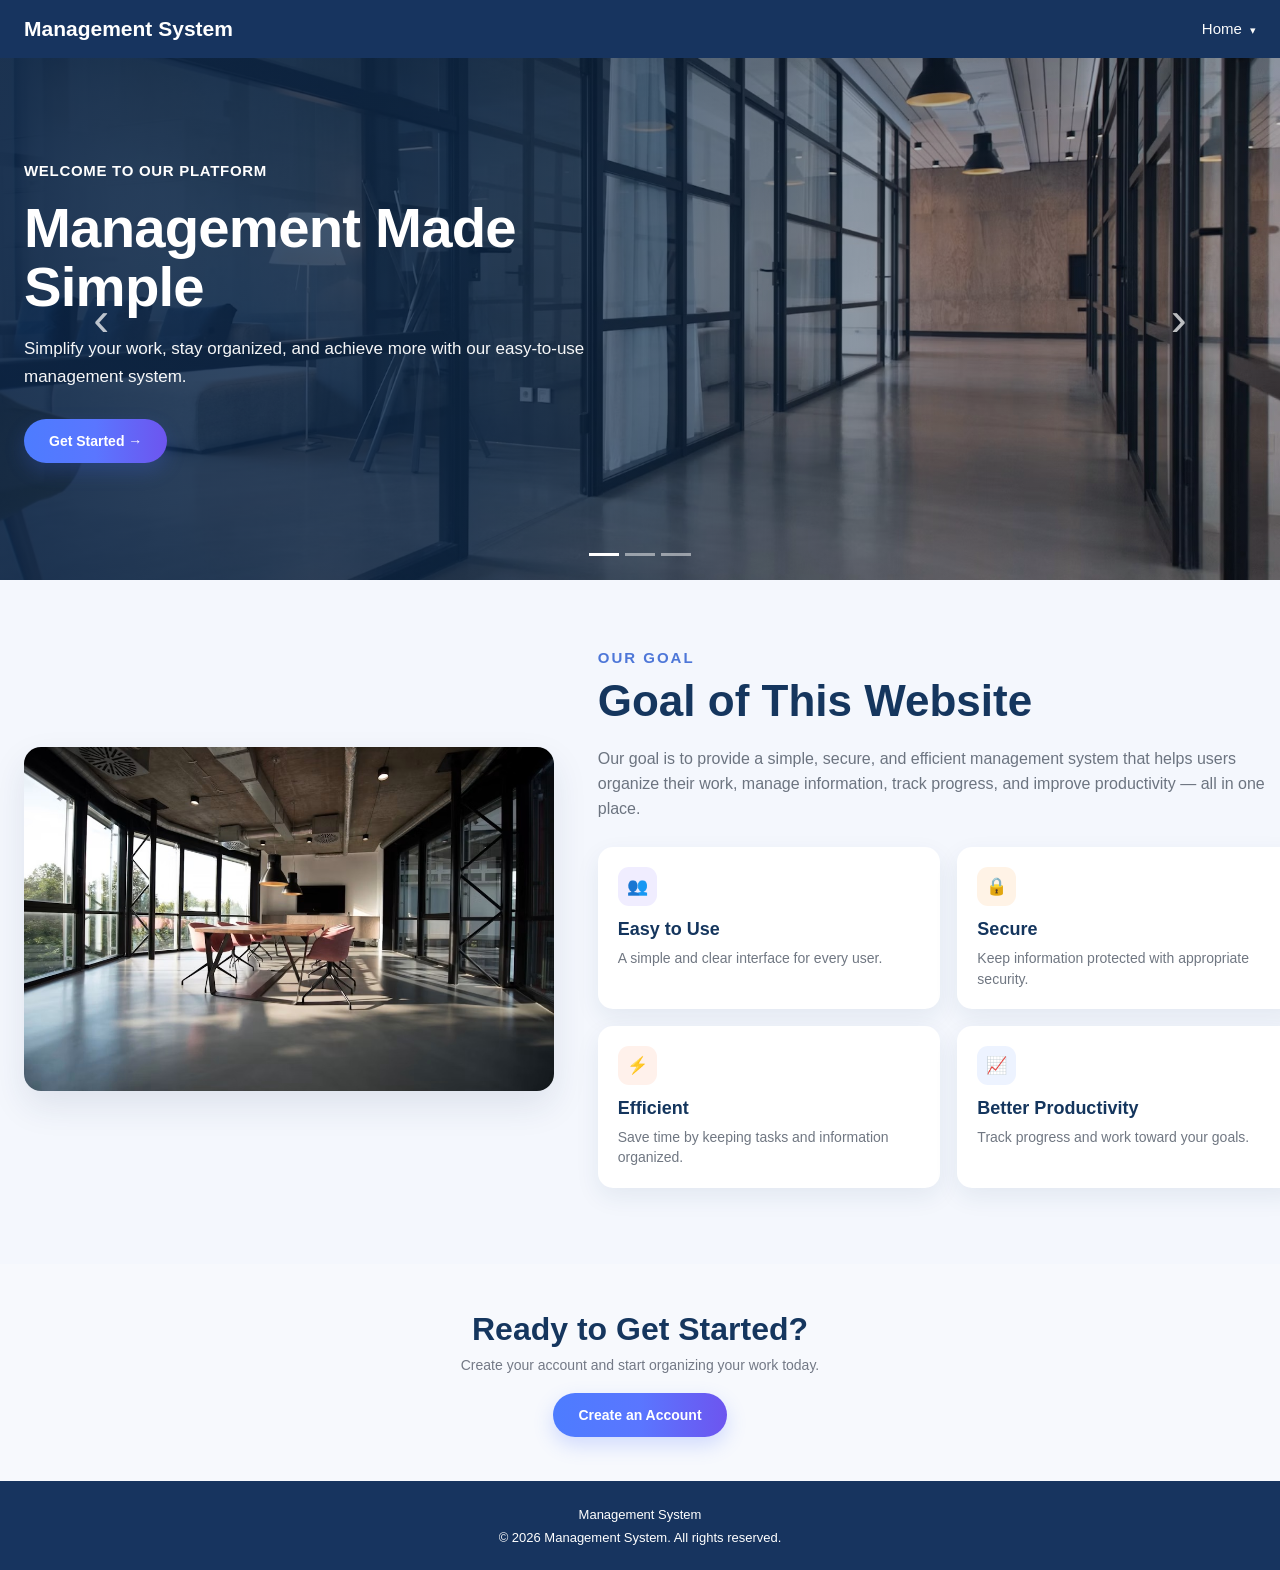
<file: index.html>
<!DOCTYPE html>
<html lang="en">
<head>
  <meta charset="UTF-8">
  <meta name="viewport" content="width=device-width, initial-scale=1.0">
  <title>Management System</title>
  <link rel="stylesheet" href="assets/css/style.css">
</head>
<body>
  <header class="site-header">
    <div class="container nav-wrap">
      <a class="brand" href="index.html">Management System</a>
      <div class="dropdown">
        <button class="nav-link nav-button dropdown-toggle" type="button">Home <span class="caret">▾</span></button>
        <div class="dropdown-menu">
          <a href="login.html">Login</a>
          <a href="login.html#signup">Sign Up</a>
          <a href="login.html#help">Help</a>
        </div>
      </div>
    </div>
  </header>

  <section class="hero" id="hero">
    <div class="hero-slide active" data-eyebrow="WELCOME TO OUR PLATFORM" data-title="Management Made|Simple" data-description="Simplify your work, stay organized, and achieve more with our easy-to-use management system." data-button="Get Started →" style="background-image:url('assets/images/office-hallway.jpg')"></div>
    <div class="hero-slide" data-eyebrow="WORK TOGETHER" data-title="Better Team|Collaboration" data-description="Keep your team connected, organize responsibilities, and manage tasks in one convenient place." data-button="Join Us →" style="background-image:url('assets/images/team-collaboration.jpg')"></div>
    <div class="hero-slide" data-eyebrow="WORK SMARTER" data-title="Achieve Your Goals" data-description="Track progress, manage information, and improve productivity with a clear and organized workflow." data-button="Login Now →" style="background-image:url('assets/images/team-planning.jpg')"></div>

    <div class="container hero-inner">
      <div class="hero-content">
        <p class="hero-eyebrow" id="heroEyebrow">WELCOME TO OUR PLATFORM</p>
        <h1 id="heroTitle">Management Made<br>Simple</h1>
        <p class="hero-description" id="heroDescription">Simplify your work, stay organized, and achieve more with our easy-to-use management system.</p>
        <a class="btn-primary hero-action" id="heroButton" href="login.html">Get Started →</a>
      </div>
    </div>

    <button class="hero-arrow prev" type="button" aria-label="Previous slide">‹</button>
    <button class="hero-arrow next" type="button" aria-label="Next slide">›</button>
    <div class="hero-dots" aria-label="Slide navigation">
      <button class="hero-dot active" type="button" aria-label="Slide 1"></button>
      <button class="hero-dot" type="button" aria-label="Slide 2"></button>
      <button class="hero-dot" type="button" aria-label="Slide 3"></button>
    </div>
  </section>

  <section class="goal-section">
    <div class="container goal-grid">
      <div class="goal-image-wrap">
        <img class="goal-image" src="assets/images/office-room.jpg" alt="Office meeting room">
      </div>

      <div class="goal-content">
        <p class="section-eyebrow">OUR GOAL</p>
        <h2>Goal of This Website</h2>
        <p class="goal-text">Our goal is to provide a simple, secure, and efficient management system that helps users organize their work, manage information, track progress, and improve productivity — all in one place.</p>

        <div class="feature-grid">
          <article class="feature-card">
            <div class="feature-icon purple">👥</div>
            <h3>Easy to Use</h3>
            <p>A simple and clear interface for every user.</p>
          </article>

          <article class="feature-card">
            <div class="feature-icon amber">🔒</div>
            <h3>Secure</h3>
            <p>Keep information protected with appropriate security.</p>
          </article>

          <article class="feature-card">
            <div class="feature-icon orange">⚡</div>
            <h3>Efficient</h3>
            <p>Save time by keeping tasks and information organized.</p>
          </article>

          <article class="feature-card">
            <div class="feature-icon blue">📈</div>
            <h3>Better Productivity</h3>
            <p>Track progress and work toward your goals.</p>
          </article>
        </div>
      </div>
    </div>
  </section>

  <section class="cta-section">
    <h2>Ready to Get Started?</h2>
    <p>Create your account and start organizing your work today.</p>
    <a class="btn-primary cta-button" href="login.html#signup">Create an Account</a>
  </section>

  <footer class="site-footer">
    <p>Management System</p>
    <p>© 2026 Management System. All rights reserved.</p>
  </footer>

  <script src="assets/js/main.js"></script>
</body>
</html>
</file>
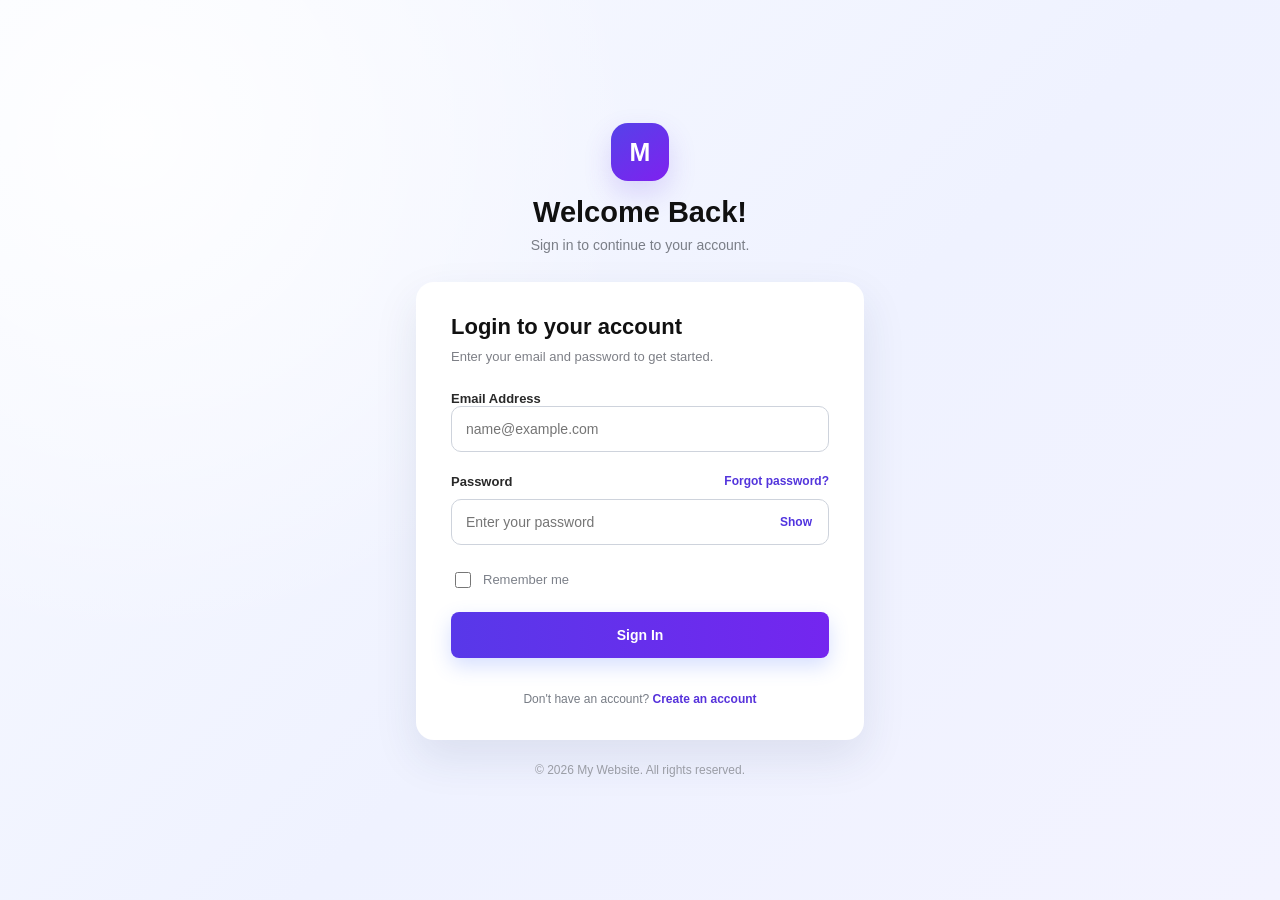
<file: home.html>
<!DOCTYPE html>
<html lang="en">
<head>
  <meta charset="UTF-8">
  <meta name="viewport" content="width=device-width, initial-scale=1.0">
  <title>Courses - Management System</title>
  <link rel="stylesheet" href="assets/css/style.css">
</head>
<body data-page="home">
  <header class="site-header">
    <div class="container nav-wrap">
      <a class="brand" href="home.html">Management System</a>
      <div class="dropdown">
        <button class="nav-link nav-button dropdown-toggle" type="button">Home <span class="caret">▾</span></button>
        <div class="dropdown-menu">
          <a href="home.html">Courses</a>
          <a href="login.html#help">Help</a>
          <a href="#" id="logoutLink">Logout</a>
        </div>
      </div>
    </div>
  </header>

  <main class="home-main">
    <div class="container home-container">
      <section class="welcome-banner">
        <h1>Welcome to My Website</h1>
        <p>Learn web development with our courses.</p>
      </section>

      <h2 class="course-title">Our Courses</h2>

      <section class="course-grid">
        <article class="course-card html-card">
          <h3>HTML</h3>
          <p>Learn how to create the structure of web pages using headings, paragraphs, images, and links.</p>
          <button class="course-btn" type="button" data-course="HTML">Learn More</button>
        </article>

        <article class="course-card css-card">
          <h3>CSS</h3>
          <p>Learn how to style web pages with colors, fonts, spacing, and attractive layouts.</p>
          <button class="course-btn" type="button" data-course="CSS">Learn More</button>
        </article>

        <article class="course-card bootstrap-card">
          <h3>Bootstrap</h3>
          <p>Build responsive websites quickly using Bootstrap's grid system and components.</p>
          <button class="course-btn" type="button" data-course="Bootstrap">Learn More</button>
        </article>

        <article class="course-card javascript-card">
          <h3>JavaScript</h3>
          <p>Make web pages interactive with button clicks, form validation, and dynamic content.</p>
          <button class="course-btn" type="button" data-course="JavaScript">Learn More</button>
        </article>
      </section>
    </div>
  </main>

  <footer class="home-footer">Copyright 2026 Management System</footer>

  <div class="modal-backdrop" id="courseModalBackdrop" aria-hidden="true">
    <section class="course-modal" role="dialog" aria-modal="true" aria-labelledby="modalCourseTitle">
      <header class="modal-header">
        <h3>Course Details</h3>
        <button class="modal-close-x" id="modalCloseX" type="button" aria-label="Close">×</button>
      </header>
      <div class="modal-body">
        <h4 id="modalCourseTitle">HTML</h4>
        <p id="modalCourseDescription"></p>
      </div>
      <footer class="modal-footer">
        <button class="btn-secondary" id="modalCloseButton" type="button">Close</button>
      </footer>
    </section>
  </div>

  <script src="assets/js/main.js"></script>
</body>
</html>
</file>
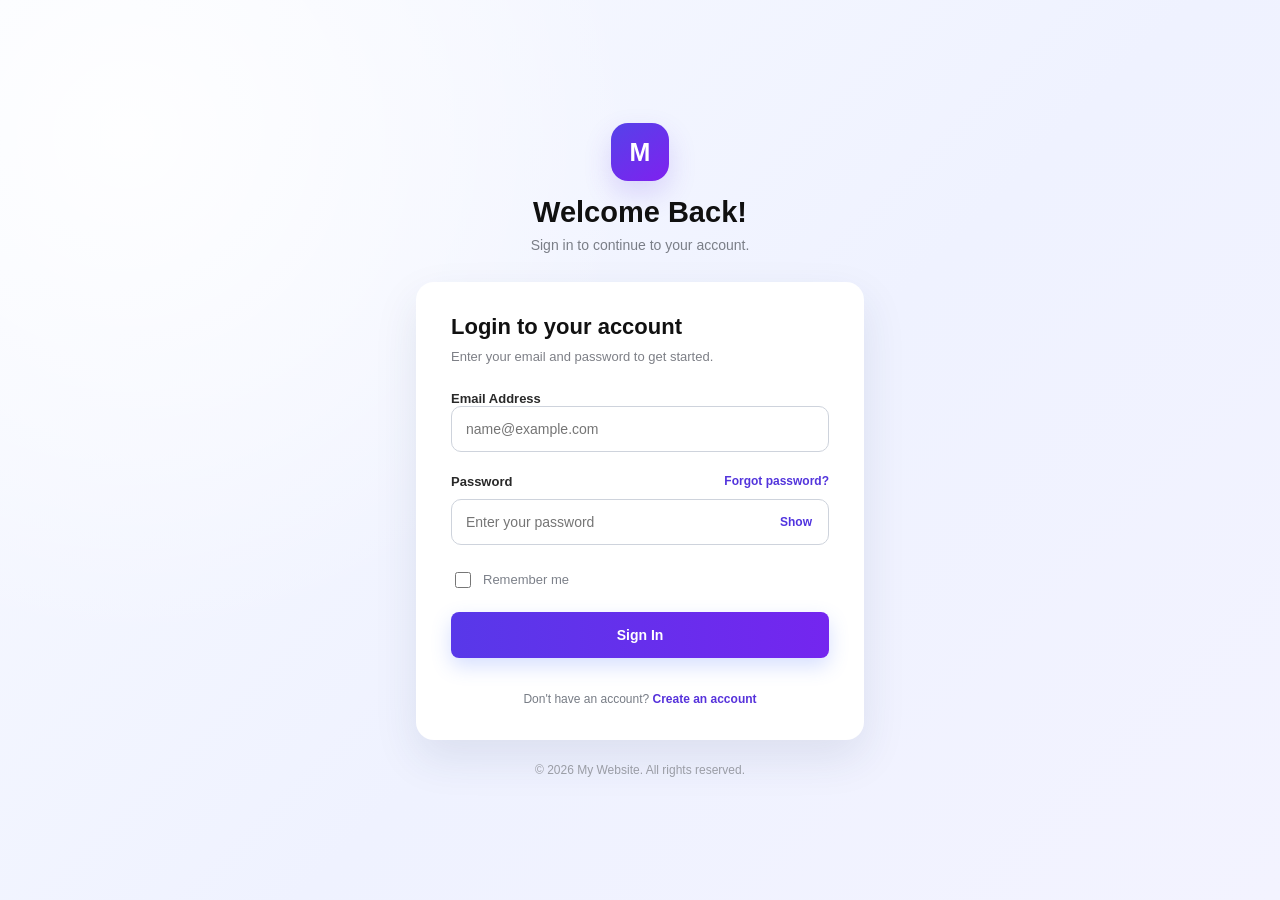
<file: login.html>
<!DOCTYPE html>
<html lang="en">
<head>
    <meta charset="UTF-8">
    <meta name="viewport" content="width=device-width, initial-scale=1.0">
    <title>Login - Management System</title>
    <link rel="stylesheet" href="assets/css/style.css">
</head>
<body>

<main class="login-page">
    <div class="login-shell">

        <a href="index.html" class="logo-square">M</a>

        <h1>Welcome Back!</h1>
        <p class="login-subtitle">Sign in to continue to your account.</p>

        <section class="login-card">
            <h2>Login to your account</h2>
            <p class="hint">Enter your email and password to get started.</p>

            <form id="loginForm">
                <div class="form-group">
                    <label for="email">Email Address</label>
                    <input class="form-control" id="email" type="email" placeholder="name@example.com" required>
                </div>

                <div class="form-group">
                    <div class="label-row">
                        <label for="password">Password</label>
                        <a href="#" class="small-link">Forgot password?</a>
                    </div>

                    <div class="password-wrap">
                        <input class="form-control" id="password" type="password" placeholder="Enter your password" required>
                        <button type="button" class="password-toggle" id="togglePassword">Show</button>
                    </div>
                </div>

                <label class="remember-row">
                    <input type="checkbox" id="rememberMe">
                    <span>Remember me</span>
                </label>

                <button class="btn-primary login-btn" type="submit">Sign In</button>
                <p class="error-message" id="errorMessage"></p>

                <p class="account-row">
                    Don't have an account?
                    <a href="#" id="createAccount">Create an account</a>
                </p>
            </form>
        </section>

        <p class="login-footer">© 2026 My Website. All rights reserved.</p>
    </div>
</main>

<div class="modal-backdrop" id="signupModalBackdrop">
    <section class="course-modal auth-modal">

        <header class="modal-header">
            <h3>Create an Account</h3>
            <button class="modal-close-x" id="signupCloseX" type="button">×</button>
        </header>

        <form id="signupForm">
            <div class="modal-body auth-modal-body">

                <div class="form-group">
                    <label for="signupName">Full Name</label>
                    <input class="form-control" id="signupName" type="text" placeholder="Your name">
                </div>

                <div class="form-group">
                    <label for="signupEmail">Email Address</label>
                    <input class="form-control" id="signupEmail" type="email" placeholder="name@example.com">
                </div>

                <div class="form-group">
                    <label for="signupPassword">Password</label>
                    <input class="form-control" id="signupPassword" type="password" placeholder="At least 6 characters">
                </div>

                <div class="form-group">
                    <label for="signupConfirmPassword">Confirm Password</label>
                    <input class="form-control" id="signupConfirmPassword" type="password" placeholder="Enter password again">
                </div>

                <p class="form-message" id="signupMessage"></p>
            </div>

            <footer class="modal-footer auth-modal-footer">
                <button class="btn-secondary" id="signupCancelButton" type="button">Cancel</button>
                <button class="btn-primary auth-submit" type="submit">Create Account</button>
            </footer>
        </form>

    </section>
</div>

<script src="assets/js/login.js"></script>
</body>
</html>
</file>
<file: assets/css/style.css>
:root {
  --navy: #17345f;
  --navy-deep: #0d2341;
  --blue: #4d7cff;
  --purple: #7d27ef;
  --page-bg: #f4f7fd;
  --text: #102f55;
  --muted: #707782;
  --white: #ffffff;
  --shadow: 0 15px 35px rgba(25, 52, 90, 0.10);
}

* {
  box-sizing: border-box;
}

html {
  scroll-behavior: smooth;
}

body {
  margin: 0;
  min-width: 320px;
  font-family: Arial, Helvetica, sans-serif;
  color: var(--text);
  background: var(--page-bg);
}

a {
  color: inherit;
  text-decoration: none;
}

button,
input {
  font: inherit;
}

button {
  -webkit-tap-highlight-color: transparent;
}

.container {
  width: min(1240px, calc(100% - 48px));
  margin: 0 auto;
}

/* =========================
   HEADER
   ========================= */
.site-header {
  height: 58px;
  display: flex;
  align-items: center;
  color: #fff;
  background: #17345f;
  position: relative;
  z-index: 50;
}

.nav-wrap {
  display: flex;
  align-items: center;
  justify-content: space-between;
}

.brand {
  font-size: 21px;
  font-weight: 800;
}

.nav-link {
  color: #fff;
  font-size: 15px;
  font-weight: 500;
  opacity: .98;
}

.nav-button {
  border: 0;
  padding: 0;
  background: transparent;
  cursor: pointer;
}

.caret {
  margin-left: 4px;
  font-size: 11px;
}

.hero {
  min-height: 522px;
  position: relative;
  overflow: hidden;
  background: #152c4e;
}

.hero-slide {
  position: absolute;
  inset: 0;
  opacity: 0;
  background-position: center center;
  background-size: cover;
  transition: opacity .65s ease;
}

.hero-slide.active {
  opacity: 1;
}

.hero-slide::after {
  content: "";
  position: absolute;
  inset: 0;
  background: linear-gradient(90deg,
    rgba(10, 35, 67, .90) 0%,
    rgba(13, 42, 75, .75) 37%,
    rgba(16, 46, 80, .36) 67%,
    rgba(12, 34, 60, .17) 100%);
}

.hero-inner {
  min-height: 522px;
  position: relative;
  z-index: 3;
  display: flex;
  align-items: center;
}

.hero-content {
  width: 650px;
  color: #fff;
  padding-bottom: 12px;
}

.hero-eyebrow,
.section-eyebrow {
  margin: 0;
  font-size: 15px;
  line-height: 1;
  font-weight: 800;
  letter-spacing: .7px;
}

.hero-eyebrow {
  color: #fff;
}

.hero h1 {
  margin: 20px 0 18px;
  color: #fff;
  font-size: clamp(48px, 4.4vw, 68px);
  line-height: 1.06;
  letter-spacing: -.8px;
}

.hero-description {
  max-width: 655px;
  margin: 0 0 28px;
  color: rgba(255,255,255,.96);
  font-size: 17px;
  line-height: 1.65;
}

.btn-primary {
  display: inline-flex;
  align-items: center;
  justify-content: center;
  min-height: 44px;
  border: 0;
  border-radius: 999px;
  padding: 0 25px;
  color: #fff;
  background: linear-gradient(90deg, #4d7cff 0%, #5a76ff 50%, #6d55ef 100%);
  font-size: 14px;
  font-weight: 700;
  cursor: pointer;
  box-shadow: 0 8px 20px rgba(69, 111, 255, .22);
}

.btn-primary:hover {
  filter: brightness(1.04);
}

.hero-arrow {
  width: 44px;
  height: 70px;
  position: absolute;
  z-index: 5;
  top: 50%;
  transform: translateY(-50%);
  border: 0;
  color: rgba(255,255,255,.72);
  background: transparent;
  font-size: 48px;
  font-weight: 200;
  line-height: 1;
  cursor: pointer;
}

.hero-arrow:hover {
  color: #fff;
}

.hero-arrow.prev {
  left: 6.2%;
}

.hero-arrow.next {
  right: 6.2%;
}

.hero-dots {
  position: absolute;
  z-index: 5;
  left: 50%;
  bottom: 24px;
  transform: translateX(-50%);
  display: flex;
  gap: 6px;
}

.hero-dot {
  width: 30px;
  height: 3px;
  padding: 0;
  border: 0;
  background: rgba(255,255,255,.48);
  cursor: pointer;
}

.hero-dot.active {
  background: #fff;
}

.goal-section {
  padding: 70px 0 76px;
  background: #f4f7fd;
}

.goal-grid {
  display: grid;
  grid-template-columns: 43% 57%;
  gap: 44px;
  align-items: center;
}

.goal-image-wrap {
  display: flex;
  align-items: center;
}

.goal-image {
  display: block;
  width: 100%;
  height: 344px;
  object-fit: cover;
  border-radius: 17px;
  box-shadow: var(--shadow);
}

.section-eyebrow {
  color: #4e77d8;
  letter-spacing: 2px;
}

.goal-content h2 {
  margin: 12px 0 21px;
  color: #15365e;
  font-size: 44px;
  line-height: 1.08;
}

.goal-text {
  margin: 0;
  color: #6c7480;
  font-size: 16px;
  line-height: 1.58;
}

.feature-grid {
  margin-top: 26px;
  display: grid;
  grid-template-columns: repeat(2, minmax(0, 1fr));
  gap: 17px;
}

.feature-card {
  min-height: 156px;
  padding: 20px;
  border-radius: 15px;
  background: #fff;
  box-shadow: 0 9px 24px rgba(31, 60, 97, .08);
}

.feature-icon {
  width: 39px;
  height: 39px;
  margin-bottom: 13px;
  display: grid;
  place-items: center;
  border-radius: 11px;
  background: #eef2ff;
  font-size: 17px;
}

.feature-icon.purple { background: #f0edff; }
.feature-icon.amber { background: #fff3e6; }
.feature-icon.orange { background: #fff1eb; }
.feature-icon.blue { background: #edf3ff; }

.feature-card h3 {
  margin: 0 0 8px;
  color: #14355d;
  font-size: 18px;
}

.feature-card p {
  margin: 0;
  color: #707782;
  font-size: 14px;
  line-height: 1.45;
}

/* =========================
   CTA / FOOTER
   ========================= */
.cta-section {
  padding: 47px 20px 44px;
  text-align: center;
  background: #f7f9fd;
}

.cta-section h2 {
  margin: 0 0 9px;
  color: #15365e;
  font-size: 32px;
}

.cta-section p {
  margin: 0 0 20px;
  color: #737986;
  font-size: 14px;
}

.cta-button {
  min-width: 162px;
}

.site-footer {
  padding: 22px 15px 21px;
  color: #fff;
  text-align: center;
  background: #17345f;
}

.site-footer p {
  margin: 0;
  font-size: 13px;
  line-height: 1.8;
}

/* =========================
   LOGIN
   ========================= */
.login-page {
  min-height: 100vh;
  display: flex;
  align-items: center;
  justify-content: center;
  padding: 38px 20px;
  background:
    radial-gradient(circle at 10% 15%, rgba(255,255,255,.88), transparent 37%),
    linear-gradient(135deg, #f8faff 0%, #eff2ff 55%, #f3f3ff 100%);
}

.login-shell {
  width: 448px;
  max-width: 100%;
  text-align: center;
}

.logo-square {
    width: 58px;
    height: 58px;
    margin: 0 auto 16px;

    display: grid;
    place-items: center;

    border-radius: 17px;

    color: #fff;
    background: linear-gradient(145deg, #5542e9, #7f21ef);

    font-size: 25px;
    font-weight: 800;

    text-decoration: none;
    cursor: pointer;

    box-shadow: 0 12px 28px rgba(99, 61, 229, .18);

    transition: transform 0.2s ease,
                box-shadow 0.2s ease;
}

.logo-square:hover {
    transform: translateY(-2px);

    box-shadow:
        0 15px 32px rgba(99, 61, 229, .28);
}

.logo-square:active {
    transform: translateY(0);
}

.login-shell > h1 {
  margin: 0 0 8px;
  color: #101010;
  font-size: 29px;
  line-height: 1.1;
}

.login-subtitle {
  margin: 0 0 29px;
  color: #7a7e87;
  font-size: 14px;
}

.login-card {
  padding: 32px 35px 34px;
  border-radius: 18px;
  background: #fff;
  text-align: left;
  box-shadow: 0 18px 44px rgba(39, 61, 99, .10);
}

.login-card h2 {
  margin: 0 0 9px;
  color: #111;
  font-size: 22px;
}

.login-card .hint {
  margin: 0 0 27px;
  color: #7d7f86;
  font-size: 13px;
}

.form-group {
  margin-bottom: 20px;
}

.form-group label,
.label-row label {
  display: block;
  color: #292929;
  font-size: 13px;
  font-weight: 700;
}

.label-row {
  min-height: 19px;
  margin-bottom: 8px;
  display: flex;
  align-items: center;
  justify-content: space-between;
}

.small-link {
  color: #5335dc;
  font-size: 12px;
  font-weight: 600;
}

.form-control {
  width: 100%;
  height: 46px;
  padding: 0 14px;
  border: 1px solid #ced3dc;
  border-radius: 10px;
  outline: none;
  color: #20252b;
  background: #fff;
  font-size: 14px;
}

.form-control:focus {
  border-color: #6655e7;
  box-shadow: 0 0 0 3px rgba(101, 84, 231, .10);
}

.password-wrap {
  position: relative;
}

.password-wrap .form-control {
  padding-right: 64px;
}

.password-toggle {
  position: absolute;
  right: 14px;
  top: 50%;
  transform: translateY(-50%);
  border: 0;
  padding: 3px;
  color: #5134df;
  background: transparent;
  font-size: 12px;
  font-weight: 600;
  cursor: pointer;
}

.remember-row {
  margin: 4px 0 21px;
  display: inline-flex;
  align-items: center;
  gap: 9px;
  color: #7c8089;
  font-size: 13px;
}

.remember-row input {
  width: 16px;
  height: 16px;
}

.login-btn {
  width: 100%;
  height: 46px;
  border-radius: 8px;
  background: linear-gradient(90deg, #5838e9 0%, #7426ef 100%);
  font-size: 14px;
}

.error-message {
  min-height: 16px;
  margin: 8px 0 0;
  color: #dc2626;
  text-align: center;
  font-size: 12px;
}

.account-row {
  margin: 10px 0 0;
  color: #777c85;
  text-align: center;
  font-size: 12px;
}

.account-row a {
  color: #5632db;
  font-weight: 700;
}

.login-footer {
  margin: 23px 0 0;
  color: #9a9da5;
  font-size: 12px;
}

/* =========================
   HOME / COURSES
   ========================= */
.home-main {
  min-height: calc(100vh - 108px);
  padding: 47px 0 50px;
  background: #f3f6fb;
}

.home-container {
  width: min(1240px, calc(100% - 48px));
}

.welcome-banner {
  padding: 45px 24px 47px;
  border-radius: 15px;
  background: linear-gradient(105deg, #dce9ff 0%, #f7faff 50%, #fff 100%);
  box-shadow: 0 8px 20px rgba(31, 60, 99, .06);
  text-align: center;
}

.welcome-banner h1 {
  margin: 0 0 7px;
  color: #14355d;
  font-size: 37px;
  line-height: 1.15;
}

.welcome-banner p {
  margin: 0;
  color: #15365e;
  font-size: 16px;
}

.course-title {
  margin: 45px 0 31px;
  color: #152f50;
  text-align: center;
  font-size: 31px;
}

.course-grid {
  display: grid;
  grid-template-columns: repeat(2, minmax(0, 1fr));
  gap: 20px 22px;
}

.course-card {
  min-height: 190px;
  padding: 25px 25px 23px;
  border-left: 5px solid;
  border-radius: 13px;
  box-shadow: 0 6px 15px rgba(35, 55, 86, .06);
}

.course-card h3 {
  margin: 0 0 11px;
  font-size: 23px;
}

.course-card p {
  margin: 0 0 18px;
  color: #303b4b;
  font-size: 14px;
  line-height: 1.55;
}

.course-card.html-card {
  border-color: #ed7326;
  background: #fff0e7;
}

.course-card.css-card {
  border-color: #2882d2;
  background: #e9f3ff;
}

.course-card.bootstrap-card {
  border-color: #7343c0;
  background: #f0e7ff;
}

.course-card.javascript-card {
  border-color: #d3a700;
  background: #fff8d7;
}

.html-card h3 { color: #c65918; }
.css-card h3 { color: #1769ad; }
.bootstrap-card h3 { color: #6740aa; }
.javascript-card h3 { color: #8c6f00; }

.course-btn {
  min-width: 82px;
  height: 34px;
  border: 0;
  border-radius: 6px;
  color: #fff;
  font-size: 12px;
  font-weight: 600;
  cursor: pointer;
}

.html-card .course-btn { background: #ef6f22; }
.css-card .course-btn { background: #2d82d0; }
.bootstrap-card .course-btn { background: #7344bd; }
.javascript-card .course-btn { background: #cba000; }

.home-footer {
  min-height: 50px;
  display: flex;
  align-items: center;
  justify-content: center;
  color: #fff;
  background: #10294b;
  font-size: 13px;
}

/* Home dropdown menu shown in the reference video. */
.dropdown {
  position: relative;
}

.dropdown-menu {
  display: none;
  min-width: 112px;
  position: absolute;
  right: 0;
  top: 27px;
  overflow: hidden;
  border-radius: 7px;
  color: #243143;
  background: #fff;
  box-shadow: 0 12px 28px rgba(21, 43, 74, .20);
}

.dropdown-menu a {
  display: block;
  padding: 8px 12px;
  font-size: 13px;
}

.dropdown-menu a:hover {
  color: #fff;
  background: #0d6efd;
}

.dropdown.open .dropdown-menu {
  display: block;
}

/* =========================
   COURSE MODAL
   ========================= */
.modal-backdrop {
  display: none;
  position: fixed;
  inset: 0;
  z-index: 100;
  align-items: center;
  justify-content: center;
  padding: 20px;
  background: rgba(0,0,0,.49);
}

.modal-backdrop.show {
  display: flex;
}

.course-modal {
  width: min(500px, 100%);
  overflow: hidden;
  border-radius: 6px;
  background: #fff;
  box-shadow: 0 18px 45px rgba(0,0,0,.25);
}

.modal-header {
  min-height: 55px;
  padding: 0 19px;
  display: flex;
  align-items: center;
  justify-content: space-between;
  border-bottom: 1px solid #dedede;
}

.modal-header h3 {
  margin: 0;
  color: #3d3d3d;
  font-size: 18px;
  font-weight: 500;
}

.modal-close-x {
  border: 0;
  padding: 0 2px;
  color: #777;
  background: transparent;
  font-size: 28px;
  font-weight: 300;
  line-height: 1;
  cursor: pointer;
}

.modal-body {
  min-height: 128px;
  padding: 18px 19px 25px;
  color: #333;
}

.modal-body h4 {
  margin: 0 0 10px;
  color: #303030;
  font-size: 21px;
  font-weight: 500;
}

.modal-body p {
  margin: 0;
  font-size: 14px;
  line-height: 1.45;
}

.modal-footer {
  min-height: 58px;
  padding: 10px 17px;
  display: flex;
  align-items: center;
  justify-content: flex-end;
  border-top: 1px solid #dedede;
}

.btn-secondary {
  border: 0;
  border-radius: 5px;
  padding: 8px 13px;
  color: #fff;
  background: #666d73;
  font-size: 13px;
  cursor: pointer;
}

/* =========================
   RESPONSIVE
   ========================= */
@media (max-width: 900px) {
  .container,
  .home-container {
    width: min(100% - 32px, 1240px);
  }

  .hero-content {
    width: min(650px, 78%);
  }

  .hero-arrow.prev { left: 12px; }
  .hero-arrow.next { right: 12px; }

  .goal-grid {
    grid-template-columns: 1fr;
  }

  .goal-image {
    max-height: 420px;
  }
}

@media (max-width: 700px) {
  .site-header {
    height: 56px;
  }

  .brand {
    font-size: 18px;
  }

  .hero,
  .hero-inner {
    min-height: 490px;
  }

  .hero-content {
    width: 86%;
    padding-left: 20px;
  }

  .hero h1 {
    font-size: 42px;
  }

  .hero-description {
    font-size: 15px;
  }

  .goal-section {
    padding: 52px 0;
  }

  .goal-content h2 {
    font-size: 36px;
  }

  .feature-grid,
  .course-grid {
    grid-template-columns: 1fr;
  }

  .welcome-banner h1 {
    font-size: 30px;
  }

  .login-card {
    padding: 28px 24px;
  }
}

/* =========================
   AUTH MODALS
   ========================= */
.auth-modal {
  width: min(520px, 100%);
  border-radius: 12px;
}

.auth-modal-body {
  padding-bottom: 12px;
}

.auth-modal-body .form-group {
  margin-bottom: 15px;
}

.auth-modal-body .form-group label {
  display: block;
  margin-bottom: 7px;
  color: #292929;
  font-size: 13px;
  font-weight: 700;
}

.auth-description {
  margin: 0 0 18px !important;
  color: #666f7d;
  line-height: 1.55 !important;
}

.form-message {
  min-height: 18px;
  margin: 5px 0 0 !important;
  font-size: 13px !important;
}

.form-message.error {
  color: #dc2626;
}

.form-message.success {
  color: #16803c;
}

.auth-modal-footer {
  gap: 10px;
}

.auth-submit {
  min-height: 34px;
  border-radius: 5px;
  padding: 0 15px;
  box-shadow: none;
}
</file>
